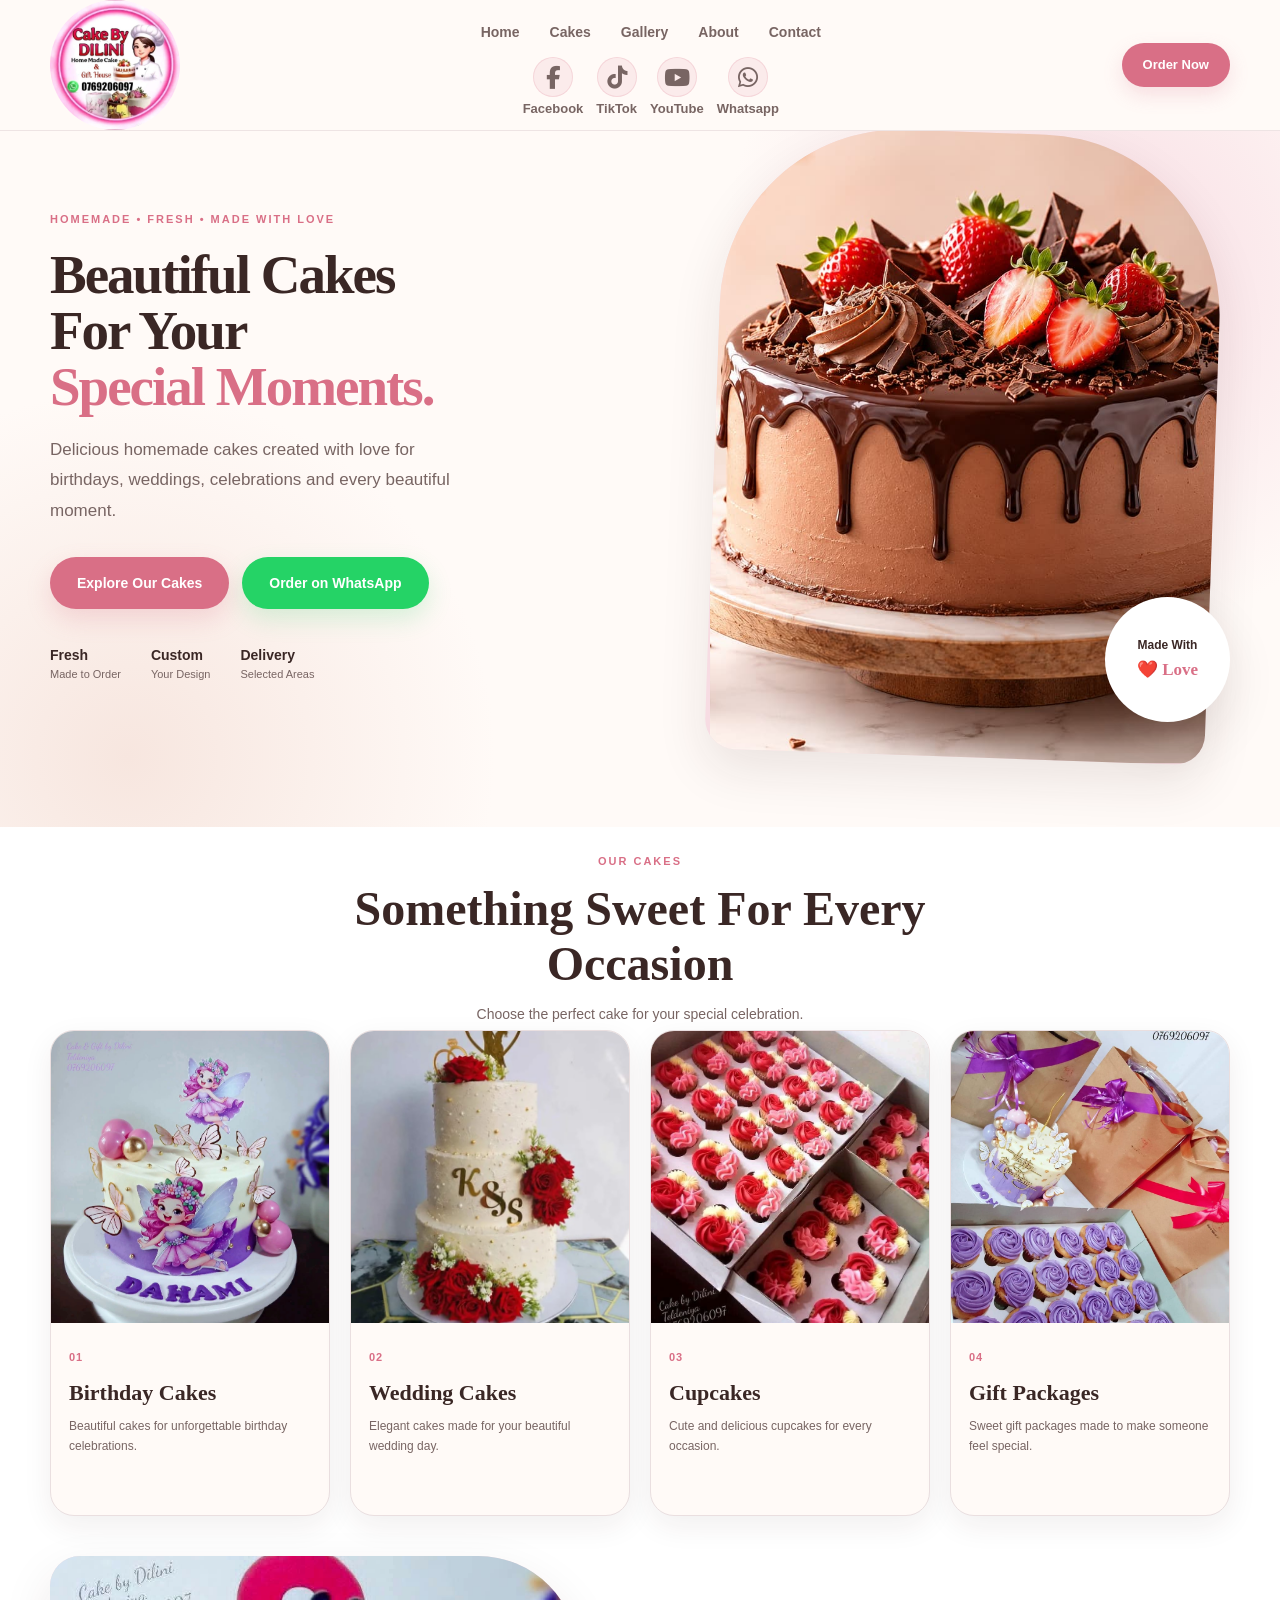
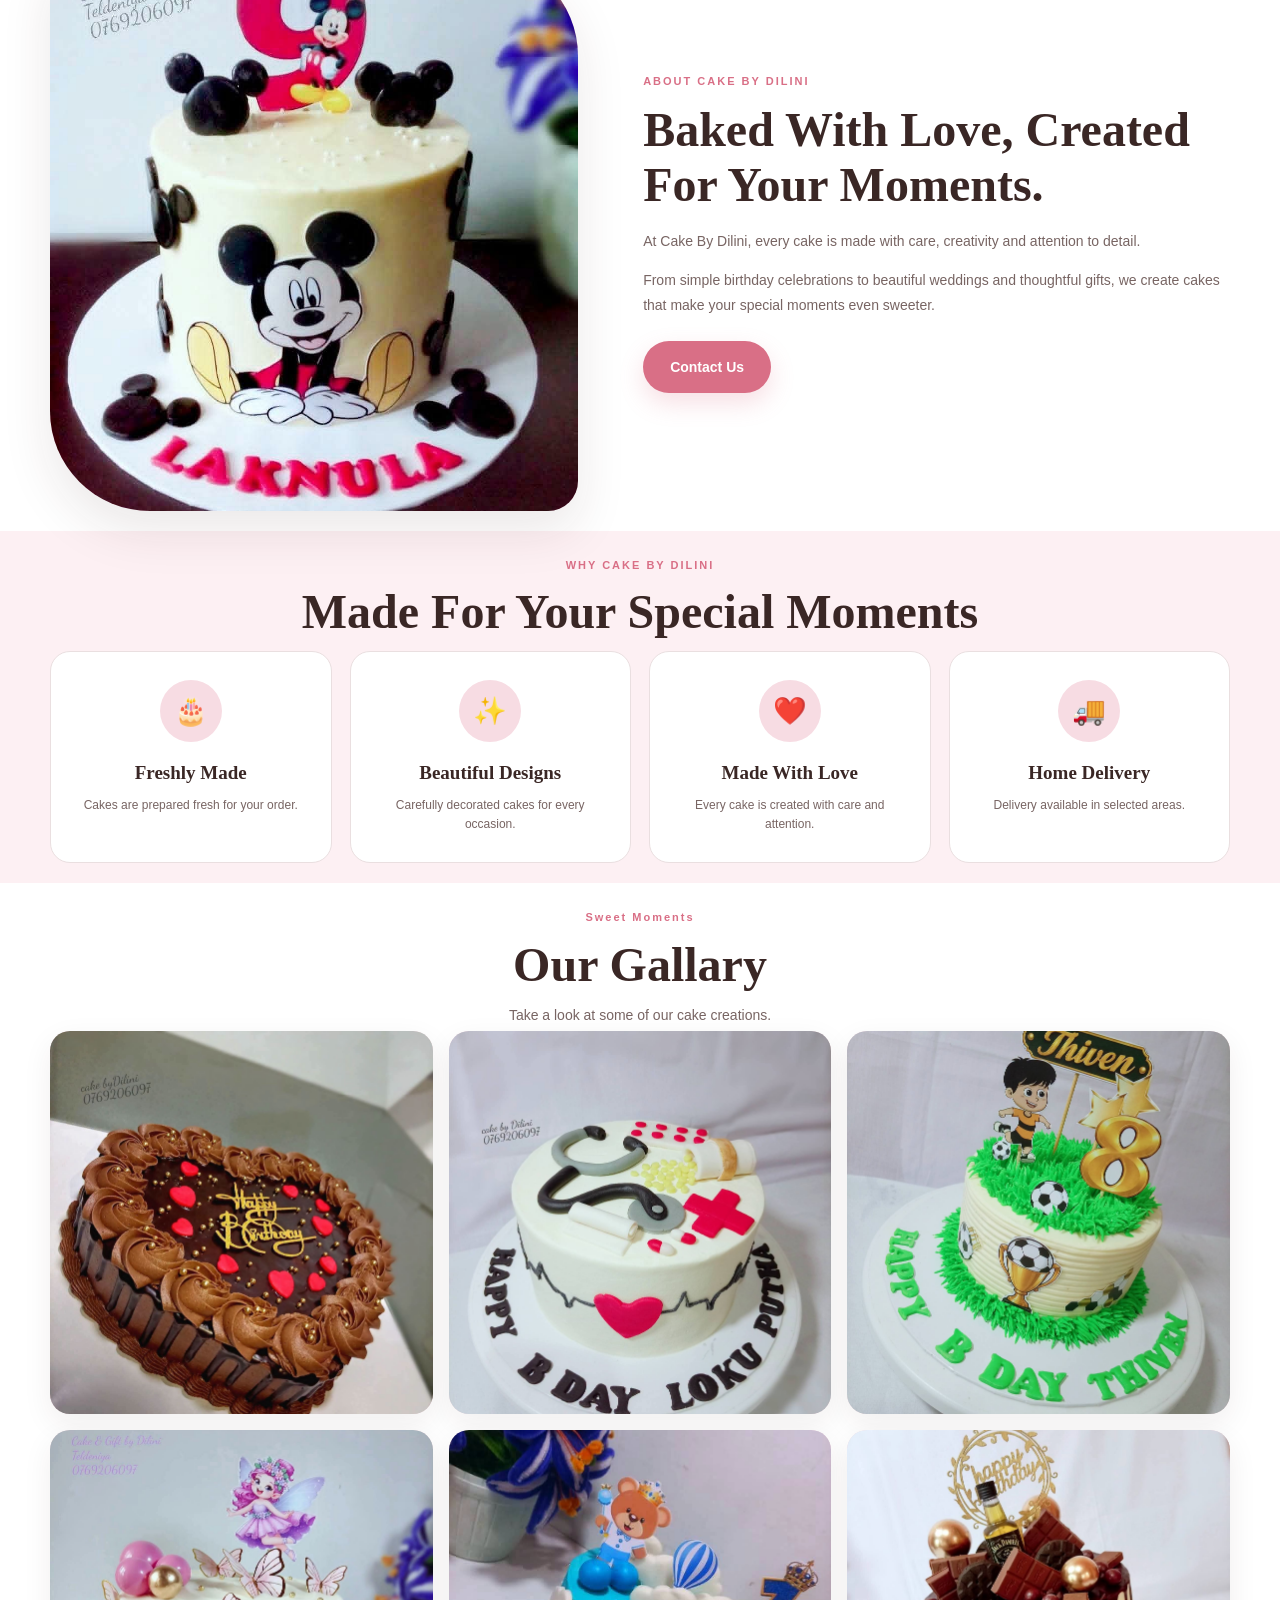
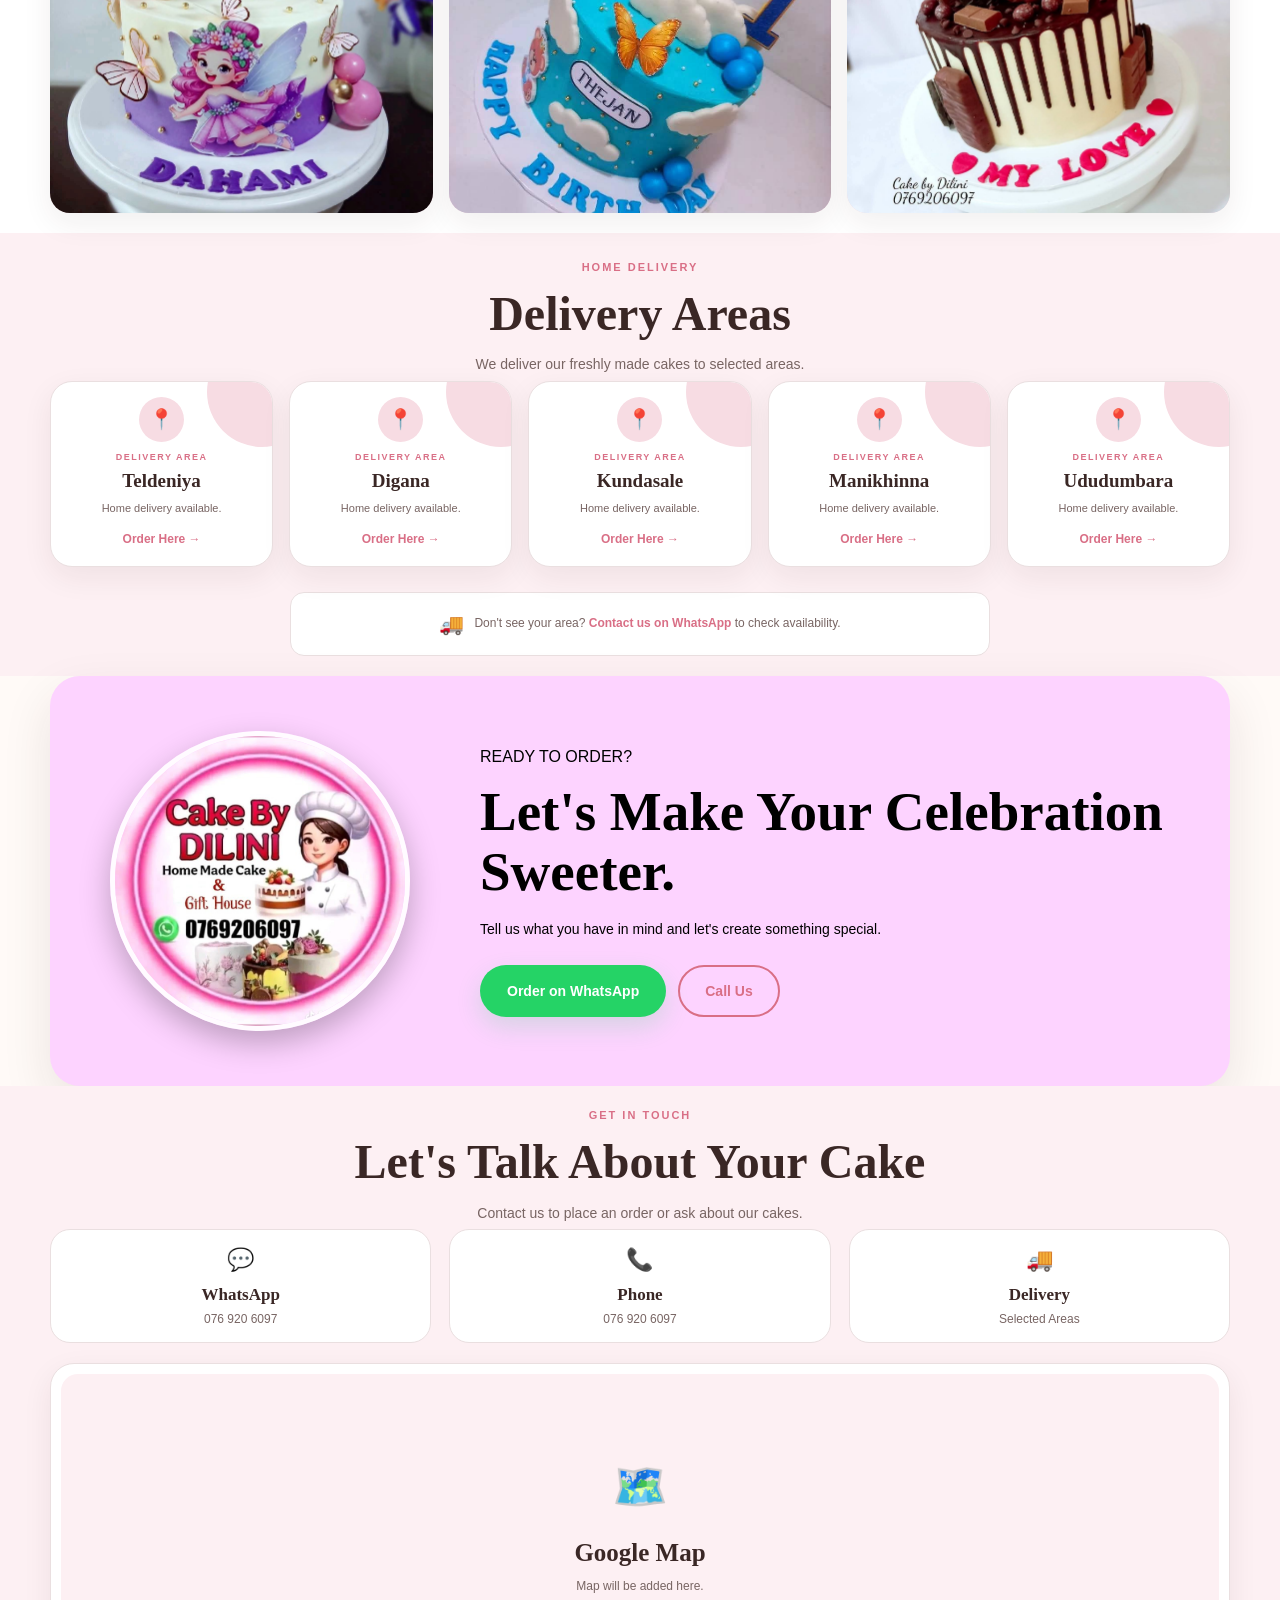
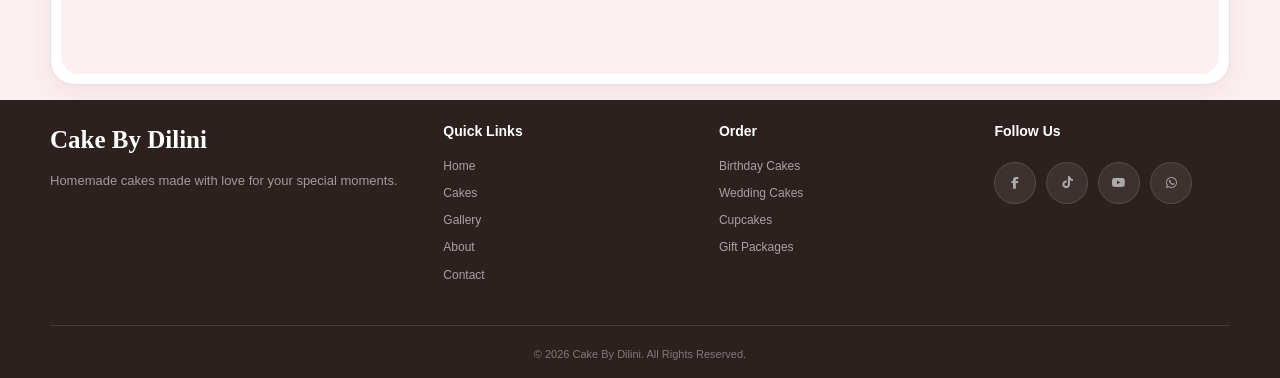
<file: index.html>
﻿<!DOCTYPE html>
<html lang="en">

<head>
    <meta charset="UTF-8">
    <meta name="viewport" content="width=device-width, initial-scale=1.0">

    <title>Cake By Dilini | Homemade Cakes</title>

    <meta name="description"
          content="Beautiful homemade cakes made with love by Cake By Dilini. Birthday cakes, wedding cakes, cupcakes, gift packages and custom cakes.">

    <link rel="stylesheet" href="style.css">

    <link rel="stylesheet"
          href="https://cdnjs.cloudflare.com/ajax/libs/font-awesome/6.7.2/css/all.min.css">
</head>

<body>

    <header class="site-header">

        <div class="container header-inner">

            <a href="index.html" class="brand">

                <img src="images/LOGO.jpg"
                     alt="Cake By Dilini Logo">

            </a>

            <div class="nav-center">

                <nav class="main-nav">
                    <a href="index.html">Home</a>
                    <a href="#cakes">Cakes</a>
                    <a href="#gallery">Gallery</a>
                    <a href="#about">About</a>
                    <a href="#contact">Contact</a>
                </nav>

                <div class="nav-social">

                    <a href="https://www.facebook.com/CakeGiftbyDIL"
                       target="_blank"
                       rel="noopener noreferrer"
                       class="nav-social-btn facebook">
                        <i class="fa-brands fa-facebook-f"></i>
                        <span>Facebook</span>
                    </a>

                    <a href="https://www.tiktok.com/@cake.by.dilini"
                       target="_blank"
                       rel="noopener noreferrer"
                       class="nav-social-btn tiktok">
                        <i class="fa-brands fa-tiktok"></i>
                        <span>TikTok</span>
                    </a>

                    <a href="https://youtube.com/@cakebydilini"
                       target="_blank"
                       rel="noopener noreferrer"
                       class="nav-social-btn youtube">
                        <i class="fa-brands fa-youtube"></i>
                        <span>YouTube</span>
                    </a>

                    <a href="https://wa.me/94769206097"
                       target="_blank"
                       rel="noopener noreferrer"
                       class="nav-social-btn whatsapp">
                        <i class="fa-brands fa-whatsapp"></i>
                        <span>Whatsapp</span>
                    </a>



                </div>

            </div>

            <div class="mobile-menu">

                <nav class="mobile-nav">

                    <a href="index.html">Home</a>
                    <a href="#cakes">Cakes</a>
                    <a href="#gallery">Gallery</a>
                    <a href="#about">About</a>
                    <a href="#contact">Contact</a>

                </nav>

                <div class="mobile-social">

                    <a href="https://www.facebook.com/CakeGiftbyDIL"
                       target="_blank"
                       rel="noopener noreferrer"
                       class="nav-social-btn facebook">

                        <i class="fa-brands fa-facebook-f"></i>
                        <span>Facebook</span>

                    </a>

                    <a href="https://www.tiktok.com/@cake.by.dilini"
                       target="_blank"
                       rel="noopener noreferrer"
                       class="nav-social-btn tiktok">

                        <i class="fa-brands fa-tiktok"></i>
                        <span>TikTok</span>

                    </a>

                    <a href="https://youtube.com/@cakebydilini"
                       target="_blank"
                       rel="noopener noreferrer"
                       class="nav-social-btn youtube">

                        <i class="fa-brands fa-youtube"></i>
                        <span>YouTube</span>

                    </a>

                    <a href="https://wa.me/94769206097"
                       target="_blank"
                       rel="noopener noreferrer"
                       class="nav-social-btn whatsapp">

                        <i class="fa-brands fa-whatsapp"></i>
                        <span>WhatsApp</span>

                    </a>

                </div>

            </div>
            <a href="https://wa.me/94769206097"
               class="header-order"
               target="_blank"
               rel="noopener noreferrer">
                Order Now
            </a>
            <button class="menu-toggle"
                    type="button"
                    aria-label="Open menu"
                    aria-expanded="false">

                <i class="fa-solid fa-bars"></i>

            </button>
        </div>

    </header>


    <main>


        <!-- HERO -->

        <section class="hero" id="home">

            <div class="container hero-grid">

                <div class="hero-content">

                    <span class="hero-label">
                        HOMEMADE • FRESH • MADE WITH LOVE
                    </span>

                    <h1>
                        Beautiful Cakes
                        For Your
                        <span>Special Moments.</span>
                    </h1>

                    <p>
                        Delicious homemade cakes created with love
                        for birthdays, weddings, celebrations and
                        every beautiful moment.
                    </p>

                    <div class="hero-buttons">

                        <a href="#cakes"
                           class="btn btn-primary">
                            Explore Our Cakes
                        </a>

                        <a href="https://wa.me/94769206097"
                           class="btn btn-whatsapp"
                           target="_blank"
                           rel="noopener noreferrer">
                            Order on WhatsApp
                        </a>

                    </div>

                    <div class="hero-features">

                        <div>
                            <strong>Fresh</strong>
                            <span>Made to Order</span>
                        </div>

                        <div>
                            <strong>Custom</strong>
                            <span>Your Design</span>
                        </div>

                        <div>
                            <strong>Delivery</strong>
                            <span>Selected Areas</span>
                        </div>

                    </div>

                </div>


                <div class="hero-image">

                    <div class="hero-image-frame">

                        <img src="images/h.jpg"
                             alt="Beautiful homemade cake by Cake By Dilini">

                    </div>

                    <div class="hero-badge">

                        <strong>Made With</strong>

                        <span>❤️ Love</span>

                    </div>

                </div>

            </div>

        </section>


        <!-- CAKE CATEGORIES -->

        <section class="cakes-section" id="cakes">

            <div class="container">

                <div class="section-heading">

                    <span>
                        OUR CAKES
                    </span>

                    <h2>
                        Something Sweet
                        For Every Occasion
                    </h2>

                    <p>
                        Choose the perfect cake for your
                        special celebration.
                    </p>

                </div>


                <div class="category-grid">


                    <!-- BIRTHDAY -->


                    <a class="category-card">
                        <div class="category-image">

                            <img src="images/Birthday/4b.jpg"
                                 alt="Birthday Cakes">

                        </div>

                        <div class="category-content">

                            <span>01</span>

                            <h3>
                                Birthday Cakes
                            </h3>

                            <p>
                                Beautiful cakes for unforgettable
                                birthday celebrations.
                            </p>



                        </div>
                    </a>




                    <!-- WEDDING -->


                    <a class="category-card">


                        <div class="category-image">

                            <img src="images/Vedding/1v.jpg"
                                 alt="Wedding Cakes">

                        </div>

                        <div class="category-content">

                            <span>02</span>

                            <h3>
                                Wedding Cakes
                            </h3>

                            <p>
                                Elegant cakes made for your
                                beautiful wedding day.
                            </p>



                        </div>
                    </a>



                    <!-- CUPCAKES -->

                    <a class="category-card">
                        <div class="category-image">

                            <img src="images/cup cake/c1.jpg"
                                 alt="Cupcakes">

                        </div>

                        <div class="category-content">

                            <span>03</span>

                            <h3>
                                Cupcakes
                            </h3>

                            <p>
                                Cute and delicious cupcakes
                                for every occasion.
                            </p>



                        </div>
                    </a>


                    <!-- GIFT PACKAGES -->

                    <a class="category-card">
                        <div class="category-image">

                            <img src="images/Gift Pack/1g.jpg"
                                 alt="Gift Packages">

                        </div>

                        <div class="category-content">

                            <span>04</span>

                            <h3>
                                Gift Packages
                            </h3>

                            <p>
                                Sweet gift packages made to
                                make someone feel special.
                            </p>



                        </div>
                    </a>


                </div>

            </div>

        </section>


        <!-- ABOUT -->

        <section class="about-section" id="about">

            <div class="container about-grid">

                <div class="about-image">

                    <img src="images\Birthday\3b.jpg"
                         alt="Cake By Dilini">

                </div>


                <div class="about-content">

                    <span>
                        ABOUT CAKE BY DILINI
                    </span>

                    <h2>
                        Baked With Love,
                        Created For Your Moments.
                    </h2>

                    <p>
                        At Cake By Dilini, every cake is made
                        with care, creativity and attention to
                        detail.
                    </p>

                    <p>
                        From simple birthday celebrations to
                        beautiful weddings and thoughtful gifts,
                        we create cakes that make your special
                        moments even sweeter.
                    </p>

                    <a href="#contact"
                       class="btn btn-primary">
                        Contact Us
                    </a>

                </div>

            </div>

        </section>


        <!-- WHY CHOOSE US -->

        <section class="why-section">

            <div class="container">

                <div class="section-heading">

                    <span>
                        WHY CAKE BY DILINI
                    </span>

                    <h2>
                        Made For Your Special Moments
                    </h2>

                </div>


                <div class="why-grid">

                    <div class="why-card">

                        <div class="why-icon">
                            🎂
                        </div>

                        <h3>
                            Freshly Made
                        </h3>

                        <p>
                            Cakes are prepared fresh
                            for your order.
                        </p>

                    </div>


                    <div class="why-card">

                        <div class="why-icon">
                            ✨
                        </div>

                        <h3>
                            Beautiful Designs
                        </h3>

                        <p>
                            Carefully decorated cakes
                            for every occasion.
                        </p>

                    </div>


                    <div class="why-card">

                        <div class="why-icon">
                            ❤️
                        </div>

                        <h3>
                            Made With Love
                        </h3>

                        <p>
                            Every cake is created with
                            care and attention.
                        </p>

                    </div>


                    <div class="why-card">

                        <div class="why-icon">
                            🚚
                        </div>

                        <h3>
                            Home Delivery
                        </h3>

                        <p>
                            Delivery available in
                            selected areas.
                        </p>

                    </div>

                </div>

            </div>

        </section>


        <!-- GALLERY -->

        <section class="gallery-section" id="gallery">

            <div class="container">

                <div class="section-heading">

                    <span>
                        Sweet Moments
                    </span>

                    <h2>
                        Our Gallary
                    </h2>

                    <p>
                        Take a look at some of our cake creations.
                    </p>

                </div>


                <div class="gallery-grid">

                    <div class="gallery-item">
                        <img src="images/Birthday/9b.jpg"
                             alt="Cake By Dilini">
                    </div>

                    <div class="gallery-item">
                        <img src="images/Birthday/10b.jpg"
                             alt="Cake By Dilini">
                    </div>

                    <div class="gallery-item">
                        <img src="images/Birthday/11b.jpg"
                             alt="Cake By Dilini">
                    </div>

                    <div class="gallery-item">
                        <img src="images/Birthday/4b.jpg"
                             alt="Cake By Dilini">
                    </div>

                    <div class="gallery-item">
                        <img src="images/Birthday/5b.jpg"
                             alt="Cake By Dilini">
                    </div>

                    <div class="gallery-item">
                        <img src="images/Birthday/6b.jpg"
                             alt="Cake By Dilini">
                    </div>

                </div>

            </div>

        </section>


        <!-- DELIVERY AREAS -->

        <section class="delivery-section"
                 id="delivery">

            <div class="container">

                <div class="section-heading">

                    <span>
                        HOME DELIVERY
                    </span>

                    <h2>
                        Delivery Areas
                    </h2>

                    <p>
                        We deliver our freshly made cakes to
                        selected areas.
                    </p>

                </div>


                <div class="delivery-grid">


                    <!-- TELDENIYA -->

                    <a href="https://wa.me/94769206097?text=Hi%20Cake%20By%20Dilini,%20I%20want%20to%20order%20a%20cake%20for%20Teldeniya."
                       class="delivery-card"
                       target="_blank"
                       rel="noopener noreferrer">

                        <div class="delivery-icon">
                            📍
                        </div>

                        <div class="delivery-content">

                            <span>
                                DELIVERY AREA
                            </span>

                            <h3>
                                Teldeniya
                            </h3>

                            <p>
                                Home delivery available.
                            </p>

                            <strong>
                                Order Here →
                            </strong>

                        </div>

                    </a>


                    <!-- DIGANA -->

                    <a href="https://wa.me/94769206097?text=Hi%20Cake%20By%20Dilini,%20I%20want%20to%20order%20a%20cake%20for%20Digana."
                       class="delivery-card"
                       target="_blank"
                       rel="noopener noreferrer">

                        <div class="delivery-icon">
                            📍
                        </div>

                        <div class="delivery-content">

                            <span>
                                DELIVERY AREA
                            </span>

                            <h3>
                                Digana
                            </h3>

                            <p>
                                Home delivery available.
                            </p>

                            <strong>
                                Order Here →
                            </strong>

                        </div>

                    </a>


                    <!-- KUNDASALE -->

                    <a href="https://wa.me/94769206097?text=Hi%20Cake%20By%20Dilini,%20I%20want%20to%20order%20a%20cake%20for%20Kundasale."
                       class="delivery-card"
                       target="_blank"
                       rel="noopener noreferrer">

                        <div class="delivery-icon">
                            📍
                        </div>

                        <div class="delivery-content">

                            <span>
                                DELIVERY AREA
                            </span>

                            <h3>
                                Kundasale
                            </h3>

                            <p>
                                Home delivery available.
                            </p>

                            <strong>
                                Order Here →
                            </strong>

                        </div>

                    </a>


                    <!-- MANIKHINNA -->

                    <a href="https://wa.me/94769206097?text=Hi%20Cake%20By%20Dilini,%20I%20want%20to%20order%20a%20cake%20for%20Manikhinna."
                       class="delivery-card"
                       target="_blank"
                       rel="noopener noreferrer">

                        <div class="delivery-icon">
                            📍
                        </div>

                        <div class="delivery-content">

                            <span>
                                DELIVERY AREA
                            </span>

                            <h3>
                                Manikhinna
                            </h3>

                            <p>
                                Home delivery available.
                            </p>

                            <strong>
                                Order Here →
                            </strong>

                        </div>

                    </a>


                    <!-- UDUDUMBARA -->

                    <a href="https://wa.me/94769206097?text=Hi%20Cake%20By%20Dilini,%20I%20want%20to%20order%20a%20cake%20for%20Ududumbara."
                       class="delivery-card"
                       target="_blank"
                       rel="noopener noreferrer">

                        <div class="delivery-icon">
                            📍
                        </div>

                        <div class="delivery-content">

                            <span>
                                DELIVERY AREA
                            </span>

                            <h3>
                                Ududumbara
                            </h3>

                            <p>
                                Home delivery available.
                            </p>

                            <strong>
                                Order Here →
                            </strong>

                        </div>

                    </a>

                </div>


                <div class="delivery-note">

                    <span>
                        🚚
                    </span>

                    <p>
                        Don't see your area?

                        <a href="https://wa.me/94769206097"
                           target="_blank"
                           rel="noopener noreferrer">

                            Contact us on WhatsApp

                        </a>

                        to check availability.
                    </p>

                </div>

            </div>

        </section>


        <!-- ORDER CTA -->

        <section class="order-section">

            <div class="container order-box">

                <div class="order-logo">
                    <img src="images/LOGO.jpg" alt="Cake By Dilini Logo">
                </div>

                <div class="order-content">

                    <span>
                        READY TO ORDER?
                    </span>

                    <h2>
                        Let's Make Your
                        Celebration Sweeter.
                    </h2>

                    <p>
                        Tell us what you have in mind and
                        let's create something special.
                    </p>

                    <div class="order-buttons">

                        <a href="https://wa.me/94769206097"
                           class="btn btn-whatsapp"
                           target="_blank"
                           rel="noopener noreferrer">
                            Order on WhatsApp
                        </a>

                        <a href="tel:+94769206097"
                           class="btn btn-outline">
                            Call Us
                        </a>

                    </div>

                </div>

            </div>

        </section>


        <!-- CONTACT -->

        <section class="contact-section"
                 id="contact">

            <div class="container">

                <div class="section-heading">

                    <span>
                        GET IN TOUCH
                    </span>

                    <h2>
                        Let's Talk About Your Cake
                    </h2>

                    <p>
                        Contact us to place an order
                        or ask about our cakes.
                    </p>

                </div>


                <div class="contact-grid">

                    <a href="https://wa.me/94769206097"
                       class="contact-card"
                       target="_blank"
                       rel="noopener noreferrer">

                        <span class="contact-icon">
                            💬
                        </span>

                        <h3>
                            WhatsApp
                        </h3>

                        <p>
                            076 920 6097
                        </p>

                    </a>


                    <a href="tel:+94769206097"
                       class="contact-card">

                        <span class="contact-icon">
                            📞
                        </span>

                        <h3>
                            Phone
                        </h3>

                        <p>
                            076 920 6097
                        </p>

                    </a>


                    <a href="#delivery">

                        <div class="contact-card">

                            <span class="contact-icon">
                                🚚
                            </span>

                            <h3>
                                Delivery
                            </h3>

                            <p>
                                Selected Areas
                            </p>

                        </div>

                    </a>

                </div>


                <div class="map-area">

                    <div class="map-placeholder">

                        <span>
                            🗺️
                        </span>

                        <h3>
                            Google Map
                        </h3>

                        <p>
                            Map will be added here.
                        </p>

                    </div>

                </div>

            </div>

        </section>

    </main>


    <!-- FOOTER -->

    <footer class="site-footer">

        <div class="container">

            <div class="footer-top">


                <!-- BRAND -->

                <div class="footer-brand">

                    <a href="#home">
                        Cake By Dilini
                    </a>

                    <p>
                        Homemade cakes made with love
                        for your special moments.
                    </p>

                </div>


                <!-- QUICK LINKS -->

                <div class="footer-links">

                    <h3>
                        Quick Links
                    </h3>

                    <a href="#home">
                        Home
                    </a>

                    <a href="#cakes">
                        Cakes
                    </a>

                    <a href="#gallery">
                        Gallery
                    </a>

                    <a href="#about">
                        About
                    </a>

                    <a href="#contact">
                        Contact
                    </a>

                </div>


                <!-- ORDER -->

                <div class="footer-links">

                    <h3>
                        Order
                    </h3>

                    <a href="birthday-cakes.html">
                        Birthday Cakes
                    </a>

                    <a href="wedding-cakes.html">
                        Wedding Cakes
                    </a>

                    <a href="#cakes">
                        Cupcakes
                    </a>

                    <a href="#cakes">
                        Gift Packages
                    </a>

                </div>


                <!-- FOLLOW US -->

                <div class="footer-links footer-social">

                    <h3>
                        Follow Us
                    </h3>

                    <div class="social-buttons">


                        <!-- FACEBOOK -->

                        <a href="https://www.facebook.com/CakeGiftbyDIL"
                           class="social-btn facebook"
                           target="_blank"
                           rel="noopener noreferrer"
                           aria-label="Facebook">

                            <i class="fa-brands fa-facebook-f"></i>

                        </a>


                        <!-- TIKTOK -->

                        <a href="https://www.tiktok.com/@cake.by.dilini?_r=1&_t=ZS-9AGsAyC8EM9"
                           class="social-btn tiktok"
                           target="_blank"
                           rel="noopener noreferrer"
                           aria-label="TikTok">

                            <i class="fa-brands fa-tiktok"></i>

                        </a>


                        <!-- YOUTUBE -->

                        <a href="https://youtube.com/@cakebydilini?si=TvukxRlO6PQi5UpM"
                           class="social-btn youtube"
                           target="_blank"
                           rel="noopener noreferrer"
                           aria-label="YouTube">

                            <i class="fa-brands fa-youtube"></i>

                        </a>


                        <!-- WHATSAPP -->

                        <a href="https://wa.me/94769206097"
                           class="social-btn whatsapp"
                           target="_blank"
                           rel="noopener noreferrer"
                           aria-label="WhatsApp">

                            <i class="fa-brands fa-whatsapp"></i>

                        </a>

                    </div>

                </div>

            </div>


            <div class="footer-bottom">

                <p>
                    © 2026 Cake By Dilini.
                    All Rights Reserved.
                </p>

            </div>

        </div>

    </footer>
    <script>
(function () {

            const menuToggle = document.querySelector(".menu-toggle");
            const mobileMenu = document.querySelector(".mobile-menu");

            // Elements not found
            if (!menuToggle || !mobileMenu) {
                return;
            }

            // Open / Close menu
            menuToggle.addEventListener("click", function () {

                const isOpen = mobileMenu.classList.toggle("active");

                menuToggle.setAttribute(
                    "aria-expanded",
                    String(isOpen)
                );

                menuToggle.innerHTML = isOpen
                    ? '<i class="fa-solid fa-xmark"></i>'
                    : '<i class="fa-solid fa-bars"></i>';
            });


            // Close menu when a link is clicked
            document.querySelectorAll(".mobile-nav a").forEach(function (link) {

                link.addEventListener("click", function () {

                    mobileMenu.classList.remove("active");

                    menuToggle.setAttribute(
                        "aria-expanded",
                        "false"
                    );

                    menuToggle.innerHTML =
                        '<i class="fa-solid fa-bars"></i>';
                });

            });

})();
    </script>
</body>

</html>
</file>
<file: style.css>
/* =========================================
   CAKE BY DILINI
   MAIN WEBSITE STYLE
========================================= */

:root {
    --pink: #d96f86;
    --pink-dark: #bd526b;
    --rose: #f7dce3;
    --cream: #fffaf7;
    --cream-2: #fdf0f3;
    --brown: #3a2725;
    --brown-light: #786563;
    --white: #ffffff;
    --border: #eadfe0;
    --shadow: 0 20px 50px rgba(55, 31, 29, 0.10);
    --shadow-small: 0 10px 30px rgba(55, 31, 29, 0.07);
    --radius: 24px;
    --container: 1180px;
    --black: #000;
}

/* =========================================
   NAV SOCIAL BUTTONS - FIXED
========================================= */

.nav-center {
    display: flex;
    flex-direction: column;
    align-items: center;
    justify-content: center;
}

.nav-social {
    display: flex;
    align-items: center;
    justify-content: center;
    gap: 13px;
    margin-top: 6px;
}

.nav-social-btn {
    display: inline-flex;
    flex-direction: column;
    align-items: center;
    justify-content: center;
    gap: 4px;
    text-decoration: none;
    color: var(--brown-light);
    font-size: 11px;
    font-weight: 600;
    transition: transform .25s ease, color .25s ease;
}

.nav-social-btn i {
    width: 40px;
    height: 40px;
    display: flex;
    align-items: center;
    justify-content: center;
    border-radius: 50%;
    background: rgba(217, 111, 134, 0.10);
    border: 1px solid rgba(217, 111, 134, 0.18);
    color: var(--brown-light);
    font-size: 23px;
    transition: all .25s ease;
}

.nav-social-btn span {
    font-size: 13px;
    font-weight: 600;
    line-height: 1.2;
    white-space: nowrap;
}

.nav-social-btn:hover {
    color: var(--pink);
}

.nav-social-btn:hover i {
    color: #fff;
    transform: translateY(-2px);
    border-color: transparent;
}

.nav-social-btn.facebook:hover i {
    background: #1877f2;
}

.nav-social-btn.tiktok:hover i {
    background: #111111;
}

.nav-social-btn.youtube:hover i {
    background: #ff0000;
}

.nav-social-btn.whatsapp:hover i {
    background: #25d366;
}


/* =========================================
   RESET
========================================= */

* {
    margin: 0;
    padding: 0;
    box-sizing: border-box;
}

html {
    scroll-behavior: smooth;
}

body {
    font-family: Arial, Helvetica, sans-serif;
    background: var(--cream);
    color: var(--brown);
    line-height: 1.6;
}

img {
    display: block;
    max-width: 100%;
}

a {
    color: inherit;
    text-decoration: none;
}

button,
a {
    -webkit-tap-highlight-color: transparent;
}


/* =========================================
   CONTAINER
========================================= */

.container {
    width: min(calc(100% - 100px), var(--container));
    margin-inline: auto;
}


/* =========================================
   HEADER
========================================= */

.site-header {
    position: sticky;
    top: 0;
    z-index: 1000;
    background: rgba(255, 250, 247, 0.96);
    border-bottom: 1px solid rgba(234, 223, 224, 0.8);
    backdrop-filter: blur(15px);
}

.header-inner {
    min-height: 82px;
    display: flex;
    align-items: center;
    justify-content: space-between;
    gap: 30px;
}


/* =========================================
   BRAND
========================================= */

.brand {
    display: flex;
    align-items: center;
    gap: 12px;
    text-decoration: none;
    flex-shrink: 0;
}

.brand img {
    width: 130px;
    height: 130px;
    display: block;
    object-fit: cover;
    border-radius: 50%;
}

.brand-text {
    display: flex;
    flex-direction: column;
    line-height: 1;
}

.brand-text span {
    color: var(--brown);
    font-family: Georgia, "Times New Roman", serif;
    font-size: 17px;
    font-weight: 700;
}

.brand-text strong {
    margin-top: 3px;
    color: var(--pink);
    font-family: Georgia, "Times New Roman", serif;
    font-size: 27px;
    font-weight: 800;
}


/* =========================================
   NAVIGATION
========================================= */

.main-nav {
    display: flex;
    align-items: center;
    gap: 30px;
}

.main-nav a {
    position: relative;
    color: var(--brown-light);
    font-size: 14px;
    font-weight: 600;
    padding: 8px 0;
    transition: color 0.3s ease;
}

.main-nav a::after {
    content: "";
    position: absolute;
    left: 0;
    bottom: 0;
    width: 0;
    height: 2px;
    background: var(--pink);
    transition: width 0.3s ease;
}

.main-nav a:hover {
    color: var(--pink);
}

.main-nav a:hover::after {
    width: 100%;
}


/* =========================================
   HEADER ORDER
========================================= */

.header-order {
    display: inline-flex;
    align-items: center;
    justify-content: center;
    min-height: 44px;
    padding: 10px 21px;
    border-radius: 999px;
    background: var(--pink);
    color: var(--white);
    font-size: 13px;
    font-weight: 700;
    box-shadow: 0 8px 20px rgba(217, 111, 134, 0.20);
    transition: transform 0.3s ease, background 0.3s ease;
}

.header-order:hover {
    transform: translateY(-3px);
    background: var(--pink-dark);
}


/* =========================================
   BUTTONS
========================================= */

.btn {
    display: inline-flex;
    align-items: center;
    justify-content: center;
    min-height: 50px;
    padding: 13px 25px;
    border: 2px solid transparent;
    border-radius: 999px;
    font-size: 14px;
    font-weight: 700;
    transition: transform 0.3s ease, background 0.3s ease, color 0.3s ease, border-color 0.3s ease, box-shadow 0.3s ease;
}

.btn:hover {
    transform: translateY(-3px);
}

.btn-primary {
    background: var(--pink);
    color: var(--white);
    box-shadow: 0 10px 25px rgba(217, 111, 134, 0.22);
}

.btn-primary:hover {
    background: var(--pink-dark);
    box-shadow: 0 14px 30px rgba(217, 111, 134, 0.28);
}

.btn-whatsapp {
    background: #25d366;
    color: var(--white);
    box-shadow: 0 10px 25px rgba(37, 211, 102, 0.18);
}

.btn-whatsapp:hover {
    background: #1fbd59;
}

.btn-outline {
    background: transparent;
    color: var(--pink);
    border-color: var(--pink);
}

.btn-outline:hover {
    background: var(--pink);
    color: var(--white);
}


/* =========================================
   HERO
========================================= */

.hero {
    position: relative;
    overflow: hidden;
    padding: 1px 0 70px;
    background: radial-gradient( circle at 85% 20%, #f8dce3 0, transparent 30% ), radial-gradient( circle at 10% 90%, #f7e6df 0, transparent 28% ), var(--cream);
}

.hero-grid {
    min-height: 560px;
    display: grid;
    grid-template-columns: 1fr 0.9fr;
    align-items: center;
    gap: 60px;
}

.hero-content {
    max-width: 400px;
}

.hero-label {
    display: inline-block;
    margin-bottom: 18px;
    color: var(--pink);
    font-size: 11px;
    font-weight: 620;
    letter-spacing: 2px;
}

.hero h1 {
    margin-bottom: 20px;
    color: var(--brown);
    font-family: Georgia, serif;
    font-size: 55px;
    line-height: 1.02;
    letter-spacing: -2px;
}

.hero h1 span {
    display: block;
    color: var(--pink);
}

.hero-content > p {
    max-width: 560px;
    margin-bottom: 30px;
    color: var(--brown-light);
    font-size: 17px;
    line-height: 1.8;
}

.hero-buttons {
    display: flex;
    flex-wrap: wrap;
    gap: 13px;
    margin-bottom: 35px;
}

.hero-features {
    display: flex;
    flex-wrap: wrap;
    gap: 30px;
}

.hero-features div {
    display: flex;
    flex-direction: column;
}

.hero-features strong {
    color: var(--brown);
    font-size: 14px;
}

.hero-features span {
    color: var(--brown-light);
    font-size: 11px;
}

.hero-image {
    position: relative;
    display: flex;
    justify-content: center;
    align-items: center;
}

.hero-image-frame {
    width: min(100%, 500px);
    aspect-ratio: 4 / 5;
    overflow: hidden;
    border-radius: 180px 180px 30px 30px;
    background: var(--rose);
    box-shadow: var(--shadow);
    transform: rotate(2deg);
}

.hero-image-frame img {
    width: 100%;
    height: 100%;
    object-fit: cover;
    transform: rotate(-2deg) scale(1.02);
    transition: transform 0.6s ease;
}

.hero-image-frame:hover img {
    transform: rotate(-2deg) scale(1.07);
}

.hero-badge {
    position: absolute;
    right: 0;
    bottom: 35px;
    width: 125px;
    height: 125px;
    display: flex;
    align-items: center;
    justify-content: center;
    flex-direction: column;
    border-radius: 50%;
    background: var(--white);
    box-shadow: var(--shadow);
    text-align: center;
}

.hero-badge strong {
    color: var(--brown);
    font-size: 12px;
}

.hero-badge span {
    color: var(--pink);
    font-family: Georgia, serif;
    font-size: 17px;
    font-weight: 700;
}


/* =========================================
   SECTION HEADING
========================================= */

.section-heading {
    max-width: 700px;
    margin: 0 auto 5px;
    text-align: center;
}

.section-heading > span {
    display: inline-block;
    margin-bottom: 10px;
    color: var(--pink);
    font-size: 11px;
    font-weight: 800;
    letter-spacing: 2px;
}

.section-heading h2 {
    margin-bottom: 12px;
    color: var(--brown);
    font-family: Georgia, serif;
    font-size: clamp(32px, 4vw, 48px);
    line-height: 1.15;
}

.section-heading p {
    color: var(--brown-light);
    font-size: 14px;
}


/* =========================================
   CAKES SECTION
========================================= */

.cakes-section {
    padding: 20px 0;
    background: var(--white);
}

.category-grid {
    display: grid;
    grid-template-columns: repeat(4, 1fr);
    gap: 20px;
}

.category-card {
    overflow: hidden;
    background: var(--cream);
    border: 1px solid var(--border);
    border-radius: var(--radius);
    box-shadow: var(--shadow-small);
    transition: transform 0.4s ease, box-shadow 0.4s ease, border-color 0.4s ease;
}

.category-card:hover {
    transform: translateY(-8px);
    border-color: var(--pink);
    box-shadow: var(--shadow);
}

.category-image {
    width: 100%;
    aspect-ratio: 4 / 4.2;
    overflow: hidden;
    background: var(--rose);
}

.category-image img {
    width: 100%;
    height: 100%;
    object-fit: cover;
    transition: transform 0.6s ease;
}

.category-card:hover .category-image img {
    transform: scale(1.08);
}

.category-content {
    padding: 20px 18px 22px;
}

.category-content > span {
    color: var(--pink);
    font-size: 11px;
    font-weight: 800;
    letter-spacing: 1px;
}

.category-content h3 {
    margin: 6px 0 7px;
    color: var(--brown);
    font-family: Georgia, serif;
    font-size: 22px;
}

.category-content p {
    min-height: 60px;
    margin-bottom: 16px;
    color: var(--brown-light);
    font-size: 12px;
    line-height: 1.65;
}

.category-content strong {
    color: var(--pink);
    font-size: 13px;
    transition: color 0.3s ease;
}

.category-card:hover .category-content strong {
    color: var(--pink-dark);
}


/* =========================================
   ABOUT
========================================= */

.about-section {
    padding: 20px 0;
    background: var(--white);
}

.about-grid {
    display: grid;
    grid-template-columns: 0.9fr 1fr;
    align-items: center;
    gap: 65px;
}

.about-image {
    overflow: hidden;
    aspect-ratio: 1 / 1.05;
    border-radius: 30px 100px 30px 100px;
    background: var(--rose);
    box-shadow: var(--shadow);
}

.about-image img {
    width: 100%;
    height: 100%;
    object-fit: cover;
    transition: transform 0.6s ease;
}

.about-image:hover img {
    transform: scale(1.05);
}

.about-content > span {
    display: block;
    margin-bottom: 11px;
    color: var(--pink);
    font-size: 11px;
    font-weight: 800;
    letter-spacing: 2px;
}

.about-content h2 {
    margin-bottom: 17px;
    font-family: Georgia, serif;
    font-size: clamp(32px, 4vw, 48px);
    line-height: 1.15;
}

.about-content p {
    margin-bottom: 13px;
    color: var(--brown-light);
    font-size: 14px;
    line-height: 1.8;
}

.about-content .btn {
    margin-top: 10px;
}


/* =========================================
   WHY CHOOSE US
========================================= */

.why-section {
    padding: 20px 0;
    background: var(--cream-2);
}

.why-grid {
    display: grid;
    grid-template-columns: repeat(4, 1fr);
    gap: 18px;
}

.why-card {
    padding: 28px 20px;
    text-align: center;
    background: var(--white);
    border: 1px solid var(--border);
    border-radius: 20px;
    transition: transform 0.35s ease, box-shadow 0.35s ease;
}

.why-card:hover {
    transform: translateY(-7px);
    box-shadow: var(--shadow-small);
}

.why-icon {
    width: 62px;
    height: 62px;
    display: flex;
    align-items: center;
    justify-content: center;
    margin: 0 auto 16px;
    border-radius: 50%;
    background: var(--rose);
    font-size: 27px;
}

.why-card h3 {
    margin-bottom: 7px;
    font-family: Georgia, serif;
    font-size: 19px;
}

.why-card p {
    color: var(--brown-light);
    font-size: 12px;
}


/* =========================================
   GALLERY
========================================= */

.gallery-section {
    padding: 20px 0;
    background: var(--white);
}

.gallery-grid {
    display: grid;
    grid-template-columns: repeat(3, 1fr);
    gap: 16px;
}

.gallery-item {
    overflow: hidden;
    aspect-ratio: 1 / 1;
    border-radius: 20px;
    background: var(--rose);
    box-shadow: var(--shadow-small);
    cursor: zoom-in;
}

.gallery-item img {
    width: 100%;
    height: 100%;
    object-fit: cover;
    transition: transform 0.6s ease;
}

.gallery-item:hover img {
    transform: scale(1.08);
}


/* =========================================
   DELIVERY SECTION (REDUCED SPACING)
========================================= */

.delivery-section {
    padding: 20px 0;
    background: var(--cream-2);
}

.delivery-grid {
    display: grid;
    grid-template-columns: repeat(5, 1fr);
    gap: 16px;
}

.delivery-card {
    position: relative;
    overflow: hidden;
    min-height: auto;
    display: flex;
    align-items: center;
    justify-content: center;
    flex-direction: column;
    padding: 15px 12px;
    text-align: center;
    background: var(--white);
    border: 1px solid var(--border);
    border-radius: 22px;
    box-shadow: var(--shadow-small);
    transition: transform 0.35s ease, border-color 0.35s ease, box-shadow 0.35s ease;
}

.delivery-card::before {
    content: "";
    position: absolute;
    top: -45px;
    right: -45px;
    width: 110px;
    height: 110px;
    border-radius: 50%;
    background: var(--rose);
    transition: transform 0.4s ease;
}

.delivery-card:hover::before {
    transform: scale(1.4);
}

.delivery-card:hover {
    transform: translateY(-8px);
    border-color: var(--pink);
    box-shadow: var(--shadow);
}

.delivery-icon {
    position: relative;
    z-index: 1;
    width: 45px;
    height: 45px;
    display: flex;
    align-items: center;
    justify-content: center;
    margin-bottom: 8px;
    border-radius: 50%;
    background: var(--rose);
    font-size: 20px;
    transition: transform 0.35s ease, background 0.35s ease;
}

.delivery-card:hover .delivery-icon {
    transform: translateY(-4px) scale(1.05);
    background: #f3cbd5;
}

.delivery-content {
    position: relative;
    z-index: 1;
}

.delivery-content > span {
    display: block;
    margin-bottom: 2px;
    color: var(--pink);
    font-size: 9px;
    font-weight: 800;
    letter-spacing: 1.5px;
}

.delivery-content h3 {
    margin-bottom: 3px;
    color: var(--brown);
    font-family: Georgia, "Times New Roman", serif;
    font-size: 19px;
}

.delivery-content p {
    margin-bottom: 8px;
    color: var(--brown-light);
    font-size: 11px;
}

.delivery-content strong {
    color: var(--pink);
    font-size: 12px;
    transition: color 0.3s ease;
}

.delivery-card:hover .delivery-content strong {
    color: var(--pink-dark);
}

.delivery-note {
    max-width: 700px;
    display: flex;
    align-items: center;
    justify-content: center;
    gap: 10px;
    margin: 25px auto 0;
    padding: 15px 20px;
    border: 1px solid var(--border);
    border-radius: 14px;
    background: var(--white);
    text-align: center;
}

.delivery-note > span {
    font-size: 20px;
}

.delivery-note p {
    color: var(--brown-light);
    font-size: 12px;
}

.delivery-note a {
    color: var(--pink);
    font-weight: 700;
}

.delivery-note a:hover {
    color: var(--pink-dark);
}


/* =========================================
   ORDER CTA
========================================= */

.order-box {
    padding: 55px 60px;
    border-radius: 30px;
    display: flex;
    align-items: center;
    justify-content: center;
    gap: 70px;
    text-align: left;
    background-color: #fdd3ff;
    color: var(--black);
    box-shadow: var(--shadow);
}

.order-logo {
    flex: 0 0 300px;
    display: flex;
    align-items: center;
    justify-content: center;
}

.order-logo img {
    width: 300px;
    height: 300px;
    object-fit: cover;
    border-radius: 50%;
    border: 5px solid rgba(255, 255, 255, 0.9);
    box-shadow: 0 12px 30px rgba(0, 0, 0, 0.25);
}

.order-content {
    flex: 1;
}

.order-box h2 {
    max-width: 700px;
    margin: 12px 0 15px;
    font-family: Georgia, serif;
    font-size: clamp(34px, 5vw, 55px);
    line-height: 1.1;
}

.order-box p {
    max-width: 580px;
    margin: 0 0 25px;
    color: var(--black);
    font-size: 14px;
}

.order-buttons {
    display: flex;
    justify-content: flex-start;
    flex-wrap: wrap;
    gap: 12px;
}


/* =========================================
   CONTACT (SPACING REDUCED FURTHER)
========================================= */

.contact-section {
    padding: 15px 0;
    background: var(--cream-2);
}

.contact-grid {
    display: grid;
    grid-template-columns: repeat(3, 1fr);
    gap: 18px;
}

.contact-card {
    min-height: auto;
    padding: 12px 10px;
    display: flex;
    align-items: center;
    justify-content: center;
    flex-direction: column;
    text-align: center;
    background: var(--white);
    border: 1px solid var(--border);
    border-radius: 20px;
    transition: transform 0.35s ease, border-color 0.35s ease, box-shadow 0.35s ease;
}

.contact-card:hover {
    transform: translateY(-7px);
    border-color: var(--pink);
    box-shadow: var(--shadow-small);
}

.contact-icon {
    margin-bottom: 4px;
    font-size: 22px;
}

.contact-card h3 {
    margin-bottom: 2px;
    font-family: Georgia, serif;
    font-size: 17px;
}

.contact-card p {
    color: var(--brown-light);
    font-size: 12px;
}


/* =========================================
   MAP
========================================= */

.map-area {
    margin-top: 20px;
    padding: 10px;
    border-radius: 24px;
    background: var(--white);
    border: 1px solid var(--border);
    box-shadow: var(--shadow-small);
}

.map-placeholder {
    min-height: 300px;
    display: flex;
    align-items: center;
    justify-content: center;
    flex-direction: column;
    border-radius: 17px;
    background: var(--cream-2);
    text-align: center;
}

.map-placeholder span {
    margin-bottom: 10px;
    font-size: 45px;
}

.map-placeholder h3 {
    margin-bottom: 4px;
    font-family: Georgia, serif;
    font-size: 25px;
}

.map-placeholder p {
    color: var(--brown-light);
    font-size: 12px;
}


/* =========================================
   FOOTER
========================================= */

.site-footer {
    padding: 20px 0 15px;
    background: #2d211f;
    color: var(--white);
}

.footer-top {
    display: grid;
    grid-template-columns: 1.5fr 1fr 1fr 1fr;
    gap: 40px;
    padding-bottom: 40px;
    border-bottom: 1px solid rgba(255, 255, 255, 0.12);
}

.footer-brand > a {
    display: inline-block;
    margin-bottom: 11px;
    font-family: Georgia, serif;
    font-size: 25px;
    font-weight: 700;
}

.footer-brand p {
    max-width: 350px;
    color: rgba(255, 255, 255, 0.55);
    font-size: 13px;
}

.footer-links {
    display: flex;
    align-items: flex-start;
    flex-direction: column;
    gap: 8px;
}

.footer-links h3 {
    margin-bottom: 7px;
    color: var(--white);
    font-size: 14px;
}

.footer-links a {
    color: rgba(255, 255, 255, 0.58);
    font-size: 12px;
    transition: color 0.3s ease, transform 0.3s ease;
}

.footer-links a:hover {
    color: var(--white);
    transform: translateX(3px);
}

.footer-bottom {
    padding-top: 20px;
    text-align: center;
}

.footer-bottom p {
    color: rgba(255, 255, 255, 0.40);
    font-size: 11px;
}


/* =========================================
   FOOTER SOCIAL BUTTONS
========================================= */

.footer-social {
    align-items: flex-start;
}

.social-buttons {
    display: flex;
    align-items: center;
    gap: 10px;
    margin-top: 5px;
}

.social-btn {
    width: 42px;
    height: 42px;
    display: flex;
    align-items: center;
    justify-content: center;
    border-radius: 50%;
    color: rgba(255, 255, 255, 0.82);
    background: rgba(255, 255, 255, 0.08);
    border: 1px solid rgba(255, 255, 255, 0.12);
    font-size: 17px;
    transition: transform 0.3s ease, color 0.3s ease, background 0.3s ease, border-color 0.3s ease, box-shadow 0.3s ease;
}

.social-btn:hover {
    transform: translateY(-5px);
    color: var(--white);
    border-color: transparent;
    box-shadow: 0 10px 25px rgba(0, 0, 0, 0.20);
}

.social-btn.facebook:hover {
    background: #1877f2;
}

.social-btn.tiktok:hover {
    background: #111111;
}

.social-btn.youtube:hover {
    background: #ff0000;
}

.social-btn i {
    line-height: 1;
}


/* =========================================
   IMAGE VIEWER MODAL
========================================= */

.image-modal {
    position: fixed;
    inset: 0;
    z-index: 9999;
    display: flex;
    align-items: center;
    justify-content: center;
    padding: 30px;
    background: rgba(45,33,31,.92);
    opacity: 0;
    visibility: hidden;
    transition: opacity .3s ease, visibility .3s ease;
}

.image-modal.active {
    opacity: 1;
    visibility: visible;
}

.modal-image {
    max-width: min(900px,90vw);
    max-height: 85vh;
    width: auto;
    height: auto;
    object-fit: contain;
    border-radius: 18px;
    box-shadow: 0 25px 80px rgba(0,0,0,.35);
    transform: scale(.92);
    transition: transform .3s ease;
}

.image-modal.active .modal-image {
    transform: scale(1);
}

.modal-close, .modal-prev, .modal-next {
    position: absolute;
    width: 46px;
    height: 46px;
    display: flex;
    align-items: center;
    justify-content: center;
    border: 1px solid rgba(255,255,255,.20);
    border-radius: 50%;
    background: rgba(255,255,255,.10);
    color: #fff;
    font-size: 17px;
    cursor: pointer;
    transition: .3s ease;
}

.modal-close:hover, .modal-prev:hover, .modal-next:hover {
    background: var(--pink);
    transform: scale(1.08);
}

.modal-close {
    top: 25px;
    right: 25px;
}

.modal-prev {
    left: 25px;
}

.modal-next {
    right: 25px;
}


/* =========================================
   MEDIA QUERIES (TABLET & MOBILE)
========================================= */

@media (min-width: 801px) {
    .nav-center {
        flex: 1;
        min-width: 0;
    }
    .nav-center .main-nav {
        justify-content: center;
    }
}

@media (max-width: 1050px) {
    .main-nav {
        gap: 18px;
    }
    .hero-grid {
        gap: 40px;
    }
    .category-grid {
        grid-template-columns: repeat(2, 1fr);
    }
    .why-grid {
        grid-template-columns: repeat(2, 1fr);
    }
    .delivery-grid {
        grid-template-columns: repeat(3, 1fr);
    }
    .footer-top {
        grid-template-columns: 1.3fr 1fr 1fr 1fr;
        gap: 25px;
    }
}

@media (max-width: 800px) {
    .container {
        width: calc(100% - 30px);
    }
    .header-inner {
        min-height: 70px;
    }
    .brand img {
        width: 58px;
        height: 58px;
    }
    .main-nav {
        display: none;
    }
    .nav-center {
        display: none;
    }
    .hero {
        padding: 55px 0 60px;
    }
    .hero-grid {
        min-height: auto;
        grid-template-columns: 1fr;
        gap: 40px;
        text-align: center;
    }
    .hero-content {
        max-width: 700px;
        margin-inline: auto;
    }
    .hero h1 {
        font-size: clamp(42px, 10vw, 60px);
    }
    .hero-buttons, .hero-features {
        justify-content: center;
    }
    .about-grid {
        grid-template-columns: 1fr;
        gap: 40px;
    }
    .about-content {
        text-align: center;
    }
    .delivery-grid {
        grid-template-columns: repeat(2, 1fr);
    }
    .footer-top {
        grid-template-columns: repeat(2, 1fr);
        gap: 30px;
    }
    .footer-brand {
        grid-column: 1 / -1;
    }
}

@media (max-width: 600px) {
    .delivery-card {
        padding: 10px 8px;
    }
    .container {
        width: calc(100% - 24px);
    }
    .hero h1 {
        font-size: 42px;
    }
    .hero-buttons {
        flex-direction: column;
    }
    .hero-buttons .btn {
        width: 100%;
    }
    .category-grid, .featured-grid, .why-grid, .delivery-grid, .contact-grid {
        grid-template-columns: 1fr;
    }
    .gallery-grid {
        grid-template-columns: repeat(2, 1fr);
        gap: 10px;
    }
    .order-box {
        padding: 50px 20px;
        border-radius: 23px;
        flex-direction: column;
        text-align: center;
    }
    .order-buttons {
        justify-content: center;
        flex-direction: column;
    }
    .order-buttons .btn {
        width: 100%;
    }
    .footer-top {
        grid-template-columns: 1fr;
        text-align: center;
    }
    .footer-links, .footer-social {
        align-items: center;
    }
    .social-buttons {
        justify-content: center;
    }
}

/* =========================================
   MOBILE HAMBURGER MENU - FINAL
========================================= */

.menu-toggle {
    display: none;
    width: 42px;
    height: 42px;
    align-items: center;
    justify-content: center;
    border: 1px solid var(--border);
    border-radius: 50%;
    background: var(--white);
    color: var(--brown);
    font-size: 19px;
    cursor: pointer;
    transition: background .25s ease, color .25s ease, transform .25s ease;
}

.menu-toggle:hover {
    background: var(--pink);
    color: #fff;
    transform: translateY(-2px);
}

.mobile-menu {
    display: none;
}

@media (max-width: 800px) {
    .menu-toggle {
        display: inline-flex;
        flex-shrink: 0;
    }
    .mobile-menu {
        position: absolute;
        top: 100%;
        left: 0;
        right: 0;
        display: block;
        padding: 8px 15px 14px;
        background: #fffaf7;
        border-bottom: 1px solid var(--border);
        box-shadow: 0 12px 30px rgba(55, 31, 29, .12);
        z-index: 9999;
        opacity: 0;
        visibility: hidden;
        transform: translateY(-8px);
        transition: opacity .25s ease, visibility .25s ease, transform .25s ease;
    }
    .mobile-menu.active {
        opacity: 1;
        visibility: visible;
        transform: translateY(0);
    }
    .mobile-nav {
        display: flex;
        flex-direction: column;
        gap: 0;
        padding: 2px 0 7px;
    }
    .mobile-nav a {
        display: flex;
        align-items: center;
        min-height: 42px;
        padding: 7px 15px;
        border-radius: 10px;
        color: var(--brown-light);
        font-size: 15px;
        font-weight: 600;
        text-decoration: none;
        transition: background .2s ease, color .2s ease;
    }
    .mobile-nav a:hover {
        background: var(--rose);
        color: var(--pink);
    }
    .mobile-social {
        display: flex;
        align-items: center;
        justify-content: center;
        flex-wrap: wrap;
        gap: 8px;
        padding: 9px 0 2px;
        border-top: 1px solid var(--border);
    }
    .mobile-social .nav-social-btn {
        width: auto;
        min-width: 0;
        height: 34px;
        padding: 0 11px;
        display: inline-flex;
        flex-direction: row;
        align-items: center;
        justify-content: center;
        gap: 6px;
        border-radius: 999px;
        background: rgba(217, 111, 134, .08);
        border: 1px solid rgba(217, 111, 134, .18);
        color: var(--brown-light);
        font-size: 11px;
        font-weight: 600;
        line-height: 1;
        text-decoration: none;
        white-space: nowrap;
    }
    .mobile-social .nav-social-btn i {
        width: auto;
        height: auto;
        min-width: 0;
        min-height: 0;
        margin: 0;
        padding: 0;
        display: inline-flex;
        align-items: center;
        justify-content: center;
        border: 0;
        border-radius: 0;
        background: transparent;
        color: currentColor;
        font-size: 15px;
        line-height: 1;
        transition: color .2s ease;
    }
    .mobile-social .nav-social-btn span {
        display: inline;
        margin: 0;
        padding: 0;
        font-size: 11px;
        font-weight: 600;
        line-height: 1;
        white-space: nowrap;
    }
    .mobile-social .nav-social-btn:hover {
        color: #fff;
    }
    .mobile-social .facebook:hover {
        background: #1877f2;
    }
    .mobile-social .tiktok:hover {
        background: #111;
    }
    .mobile-social .youtube:hover {
        background: #ff0000;
    }
    .mobile-social .whatsapp:hover {
        background: #25D366;
    }
}
</file>
